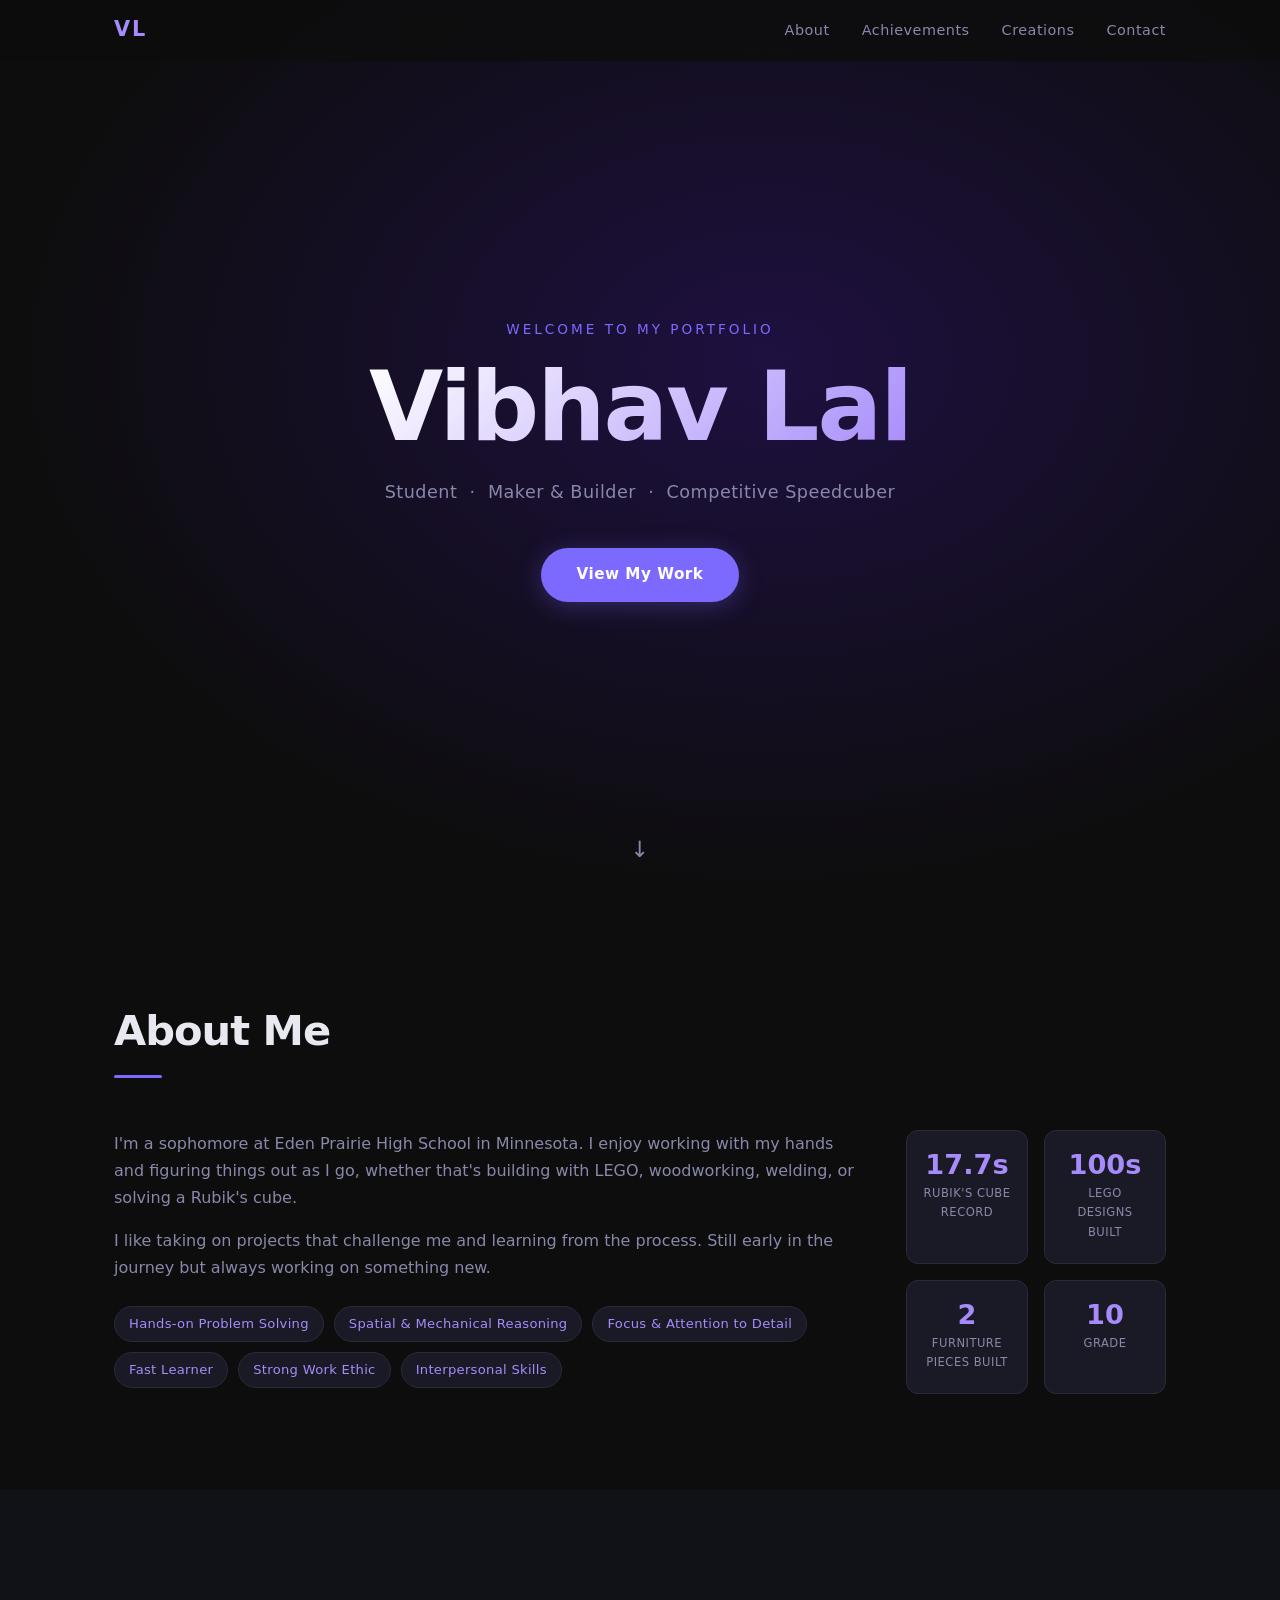
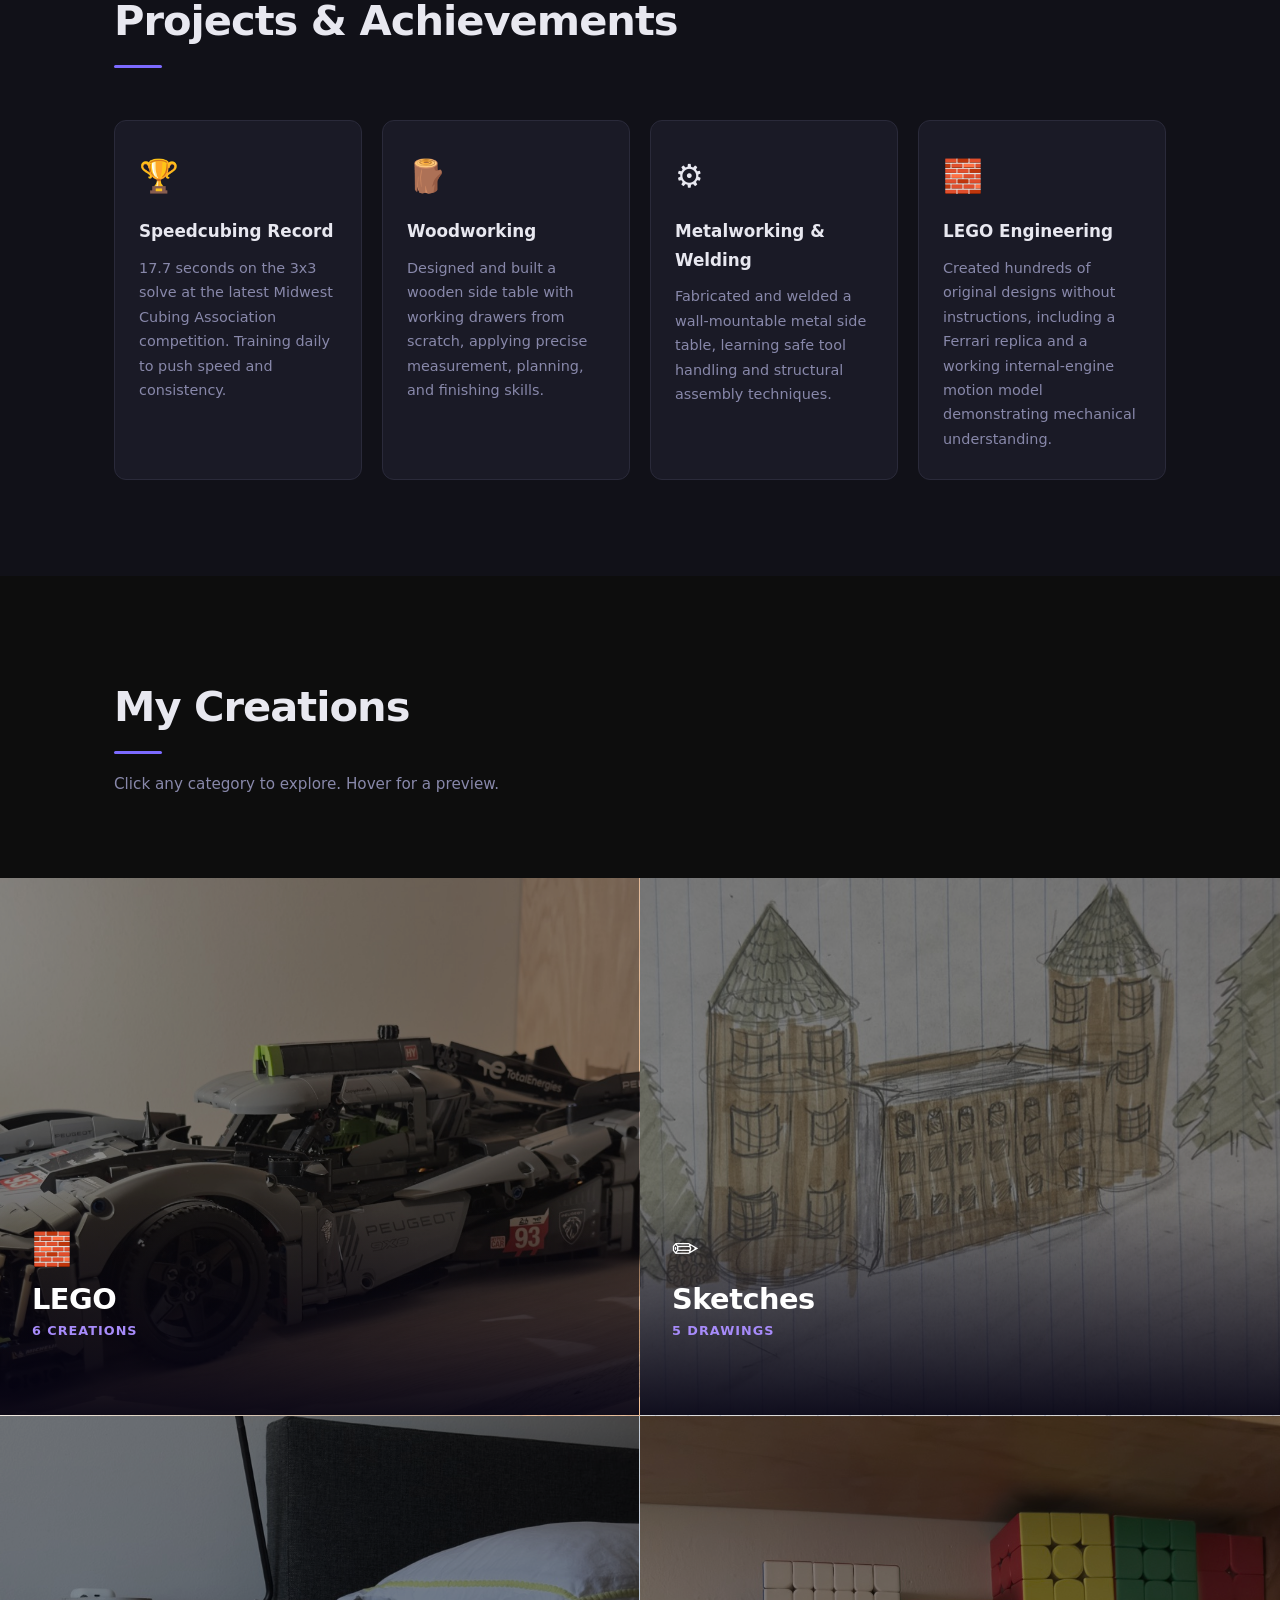
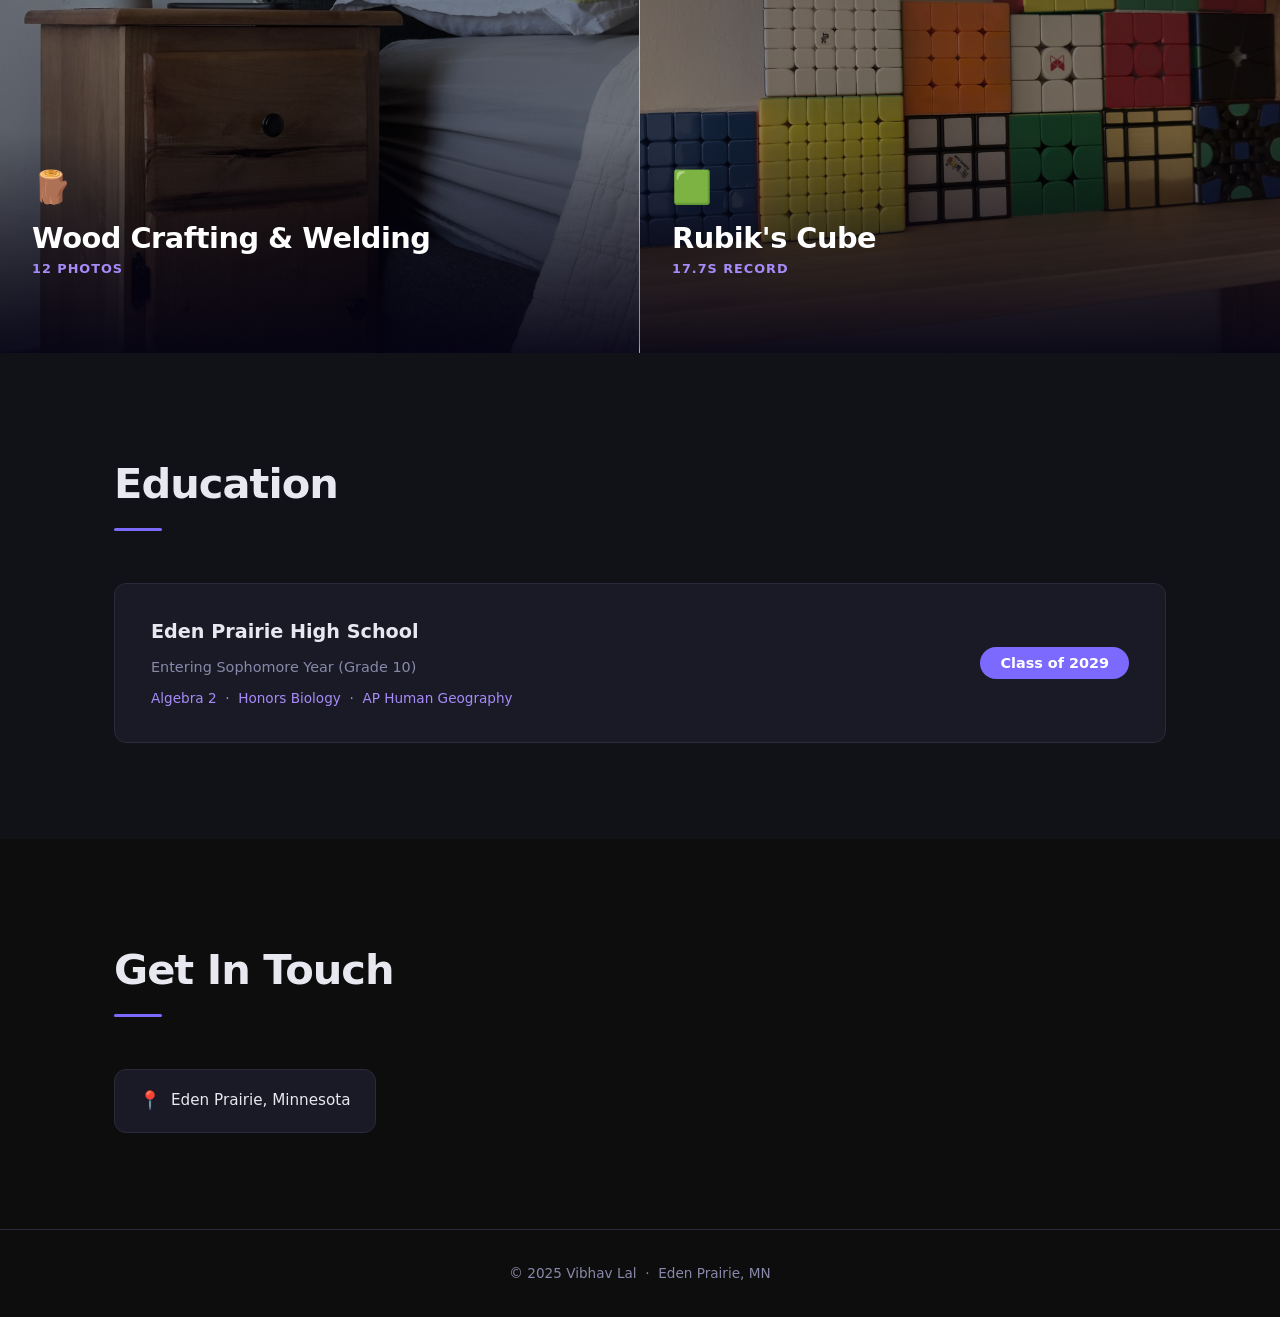
<file: index.html>
<!DOCTYPE html>
<html lang="en">
<head>
  <meta charset="UTF-8" />
  <meta name="viewport" content="width=device-width, initial-scale=1.0" />
  <title>Vibhav Lal — Portfolio</title>
  <link rel="stylesheet" href="css/style.css" />
</head>
<body>

  <!-- NAV -->
  <nav id="navbar">
    <div class="nav-inner">
      <span class="nav-logo">VL</span>
      <ul class="nav-links">
        <li><a href="#about">About</a></li>
        <li><a href="#achievements">Achievements</a></li>
        <li><a href="#creations">Creations</a></li>
        <li><a href="#contact">Contact</a></li>
      </ul>
    </div>
  </nav>

  <!-- HERO -->
  <section id="hero">
    <div class="hero-content">
      <p class="hero-eyebrow">Welcome to my portfolio</p>
      <h1>Vibhav Lal</h1>
      <p class="hero-tagline">Student &nbsp;·&nbsp; Maker &amp; Builder &nbsp;·&nbsp; Competitive Speedcuber</p>
      <a href="#creations" class="btn-primary">View My Work</a>
    </div>
    <div class="hero-scroll-hint">↓</div>
  </section>

  <!-- ABOUT -->
  <section id="about">
    <div class="container">
      <h2 class="section-title">About Me</h2>
      <div class="about-grid">
        <div class="about-text">
          <p>
            I'm a sophomore at Eden Prairie High School in Minnesota. I enjoy working with
            my hands and figuring things out as I go, whether that's building with LEGO,
            woodworking, welding, or solving a Rubik's cube.
          </p>
          <p>
            I like taking on projects that challenge me and learning from the process.
            Still early in the journey but always working on something new.
          </p>
          <div class="skill-tags">
            <span>Hands-on Problem Solving</span>
            <span>Spatial &amp; Mechanical Reasoning</span>
            <span>Focus &amp; Attention to Detail</span>
            <span>Fast Learner</span>
            <span>Strong Work Ethic</span>
            <span>Interpersonal Skills</span>
          </div>
        </div>
        <div class="about-stats">
          <div class="stat-card">
            <span class="stat-num">17.7s</span>
            <span class="stat-label">Rubik's Cube Record</span>
          </div>
          <div class="stat-card">
            <span class="stat-num">100s</span>
            <span class="stat-label">LEGO Designs Built</span>
          </div>
          <div class="stat-card">
            <span class="stat-num">2</span>
            <span class="stat-label">Furniture Pieces Built</span>
          </div>
          <div class="stat-card">
            <span class="stat-num">10</span>
            <span class="stat-label">Grade</span>
          </div>
        </div>
      </div>
    </div>
  </section>

  <!-- ACHIEVEMENTS -->
  <section id="achievements">
    <div class="container">
      <h2 class="section-title">Projects &amp; Achievements</h2>
      <div class="achievements-grid">
        <div class="achievement-card">
          <div class="ach-icon">🏆</div>
          <h3>Speedcubing Record</h3>
          <p>17.7 seconds on the 3x3 solve at the latest Midwest Cubing Association competition. Training daily to push speed and consistency.</p>
        </div>
        <div class="achievement-card">
          <div class="ach-icon">🪵</div>
          <h3>Woodworking</h3>
          <p>Designed and built a wooden side table with working drawers from scratch, applying precise measurement, planning, and finishing skills.</p>
        </div>
        <div class="achievement-card">
          <div class="ach-icon">⚙️</div>
          <h3>Metalworking &amp; Welding</h3>
          <p>Fabricated and welded a wall-mountable metal side table, learning safe tool handling and structural assembly techniques.</p>
        </div>
        <div class="achievement-card">
          <div class="ach-icon">🧱</div>
          <h3>LEGO Engineering</h3>
          <p>Created hundreds of original designs without instructions, including a Ferrari replica and a working internal-engine motion model demonstrating mechanical understanding.</p>
        </div>
      </div>
    </div>
  </section>

  <!-- CREATIONS TILES -->
  <section id="creations">
    <div class="container">
      <h2 class="section-title">My Creations</h2>
      <p class="section-sub">Click any category to explore. Hover for a preview.</p>
    </div>

    <div class="tiles-grid">

      <a href="lego.html" class="tile" style="background-image: url('images/lego/IMG_8742.jpg')">
        <div class="tile-bg"></div>
        <div class="tile-content">
          <span class="tile-icon">🧱</span>
          <h3 class="tile-title">LEGO</h3>
          <p class="tile-count">6 creations</p>
          <p class="tile-desc">Hundreds of original designs built from imagination. Complex builds that show creativity and mechanical understanding.</p>
          <span class="tile-cta">Explore →</span>
        </div>
      </a>

      <a href="sketches.html" class="tile" style="background-image: url('images/sketches/IMG_8406.jpg')">
        <div class="tile-bg"></div>
        <div class="tile-content">
          <span class="tile-icon">✏️</span>
          <h3 class="tile-title">Sketches</h3>
          <p class="tile-count">5 drawings</p>
          <p class="tile-desc">Freehand artwork exploring form, shading, and creative expression through pencil and illustration.</p>
          <span class="tile-cta">Explore →</span>
        </div>
      </a>

      <a href="woodwork.html" class="tile" style="background-image: url('images/woodwork/IMG_8725.jpg')">
        <div class="tile-bg"></div>
        <div class="tile-content">
          <span class="tile-icon">🪵</span>
          <h3 class="tile-title">Wood Crafting &amp; Welding</h3>
          <p class="tile-count">12 photos</p>
          <p class="tile-desc">Built a wooden side table with drawers from scratch and fabricated a wall-mount metal table using welding techniques.</p>
          <span class="tile-cta">Explore →</span>
        </div>
      </a>

      <a href="rubiks.html" class="tile" style="background-image: url('images/rubiks/IMG_8754.jpg')">
        <div class="tile-bg"></div>
        <div class="tile-content">
          <span class="tile-icon">🟩</span>
          <h3 class="tile-title">Rubik's Cube</h3>
          <p class="tile-count">17.7s record</p>
          <p class="tile-desc">17.7 seconds on the 3x3 solve at the latest Midwest Cubing Association competition. Training daily to push speed and consistency.</p>
          <span class="tile-cta">Explore →</span>
        </div>
      </a>

    </div>
  </section>

  <!-- EDUCATION -->
  <section id="education">
    <div class="container">
      <h2 class="section-title">Education</h2>
      <div class="edu-card">
        <div class="edu-left">
          <h3>Eden Prairie High School</h3>
          <p class="edu-sub">Entering Sophomore Year (Grade 10)</p>
          <p class="edu-courses">Algebra 2 &nbsp;·&nbsp; Honors Biology &nbsp;·&nbsp; AP Human Geography</p>
        </div>
        <div class="edu-right">
          <span class="edu-year">Class of 2029</span>
        </div>
      </div>
    </div>
  </section>

  <!-- CONTACT -->
  <section id="contact">
    <div class="container">
      <h2 class="section-title">Get In Touch</h2>
      <div class="contact-info">
        <span class="contact-link">
          <span class="contact-icon">📍</span>
          Eden Prairie, Minnesota
        </span>
      </div>
    </div>
  </section>

  <footer>
    <p>© 2025 Vibhav Lal &nbsp;·&nbsp; Eden Prairie, MN</p>
  </footer>

  <script src="js/main.js"></script>
</body>
</html>
</file>
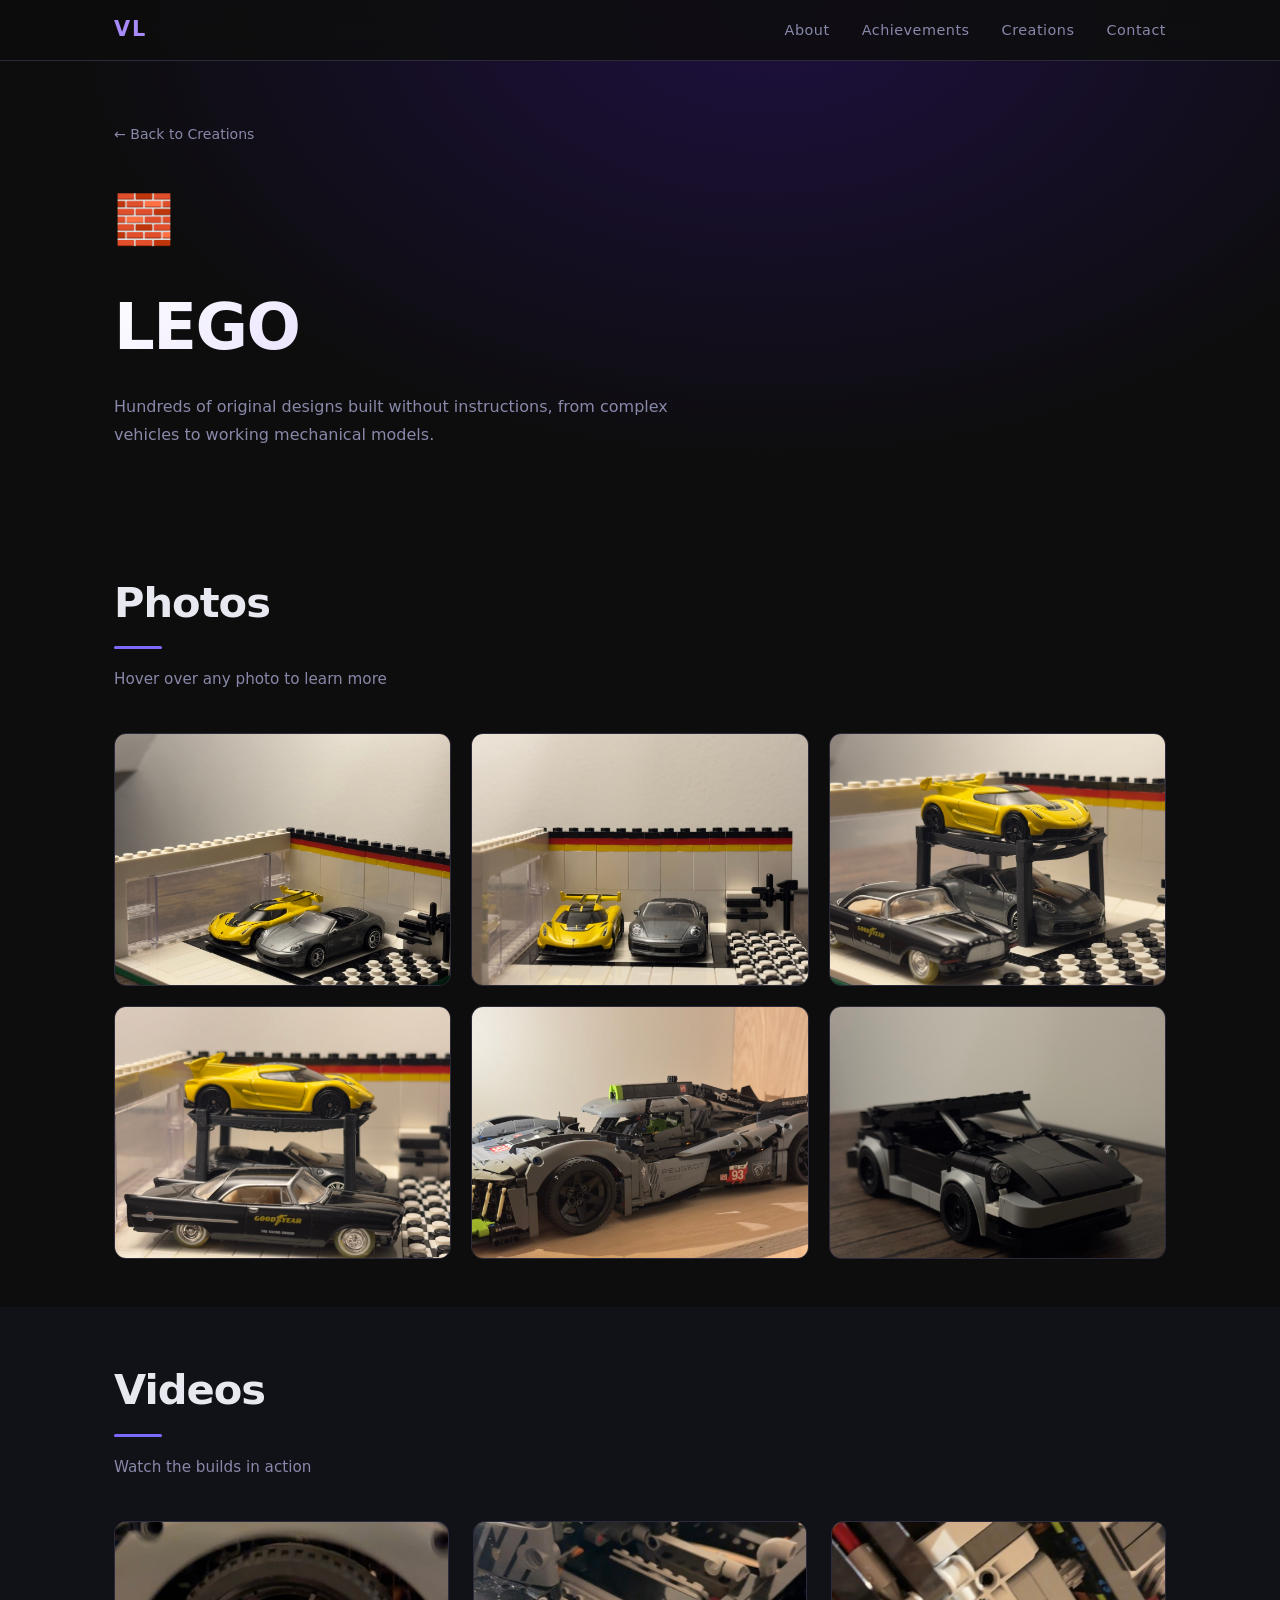
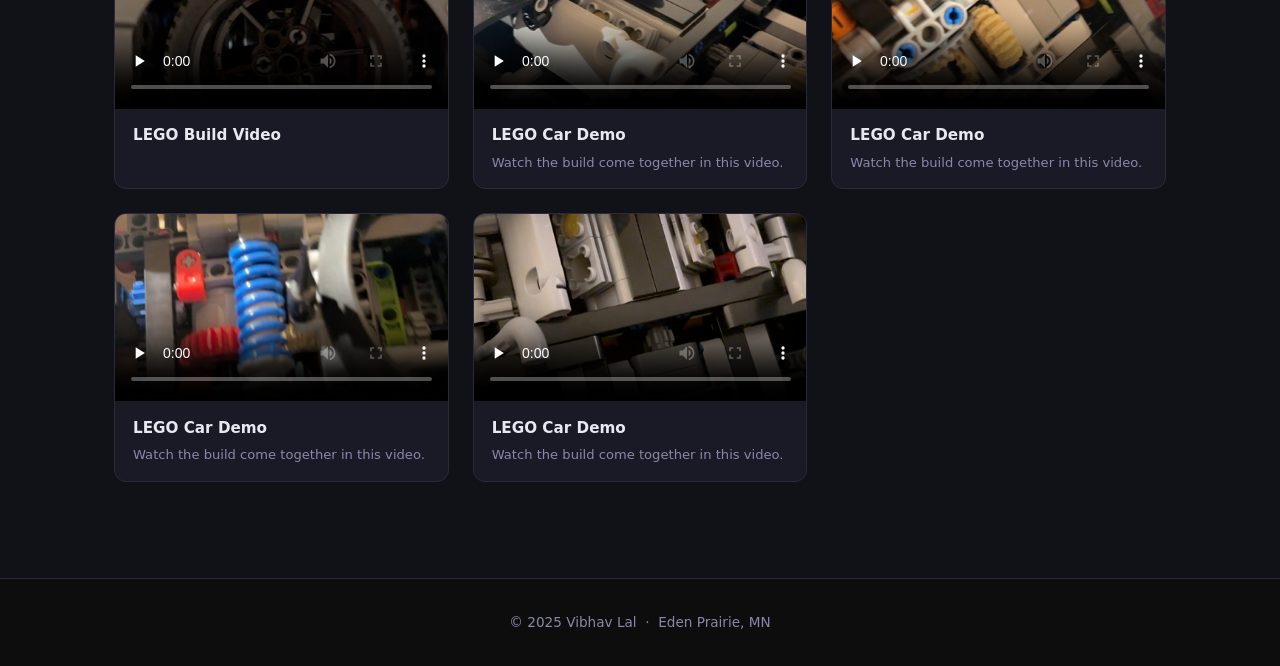
<file: lego.html>
<!DOCTYPE html>
<html lang="en">
<head>
  <meta charset="UTF-8" />
  <meta name="viewport" content="width=device-width, initial-scale=1.0" />
  <title>LEGO — Vibhav Lal</title>
  <link rel="stylesheet" href="css/style.css" />
</head>
<body>

  <nav id="navbar">
    <div class="nav-inner">
      <a href="index.html" class="nav-logo">VL</a>
      <ul class="nav-links">
        <li><a href="index.html#about">About</a></li>
        <li><a href="index.html#achievements">Achievements</a></li>
        <li><a href="index.html#creations">Creations</a></li>
        <li><a href="index.html#contact">Contact</a></li>
      </ul>
    </div>
  </nav>

  <div class="gallery-page-hero">
    <div class="container">
      <a href="index.html#creations" class="back-link">← Back to Creations</a>
      <span class="hero-icon">🧱</span>
      <h1>LEGO</h1>
      <p>Hundreds of original designs built without instructions, from complex vehicles to working mechanical models.</p>
    </div>
  </div>

  <!-- PHOTOS -->
  <section style="padding: 60px 0 48px;">
    <div class="container">
      <h2 class="section-title">Photos</h2>
      <p class="section-sub">Hover over any photo to learn more</p>
      <div class="gallery-grid" id="gallery-grid"></div>
    </div>
  </section>

  <!-- VIDEOS -->
  <section style="padding: 48px 0 96px; background: var(--bg2);">
    <div class="container">
      <h2 class="section-title">Videos</h2>
      <p class="section-sub">Watch the builds in action</p>
      <div class="video-grid" id="video-grid"></div>
    </div>
  </section>

  <footer>
    <p>© 2025 Vibhav Lal &nbsp;·&nbsp; Eden Prairie, MN</p>
  </footer>

  <script>
    const IMAGES = ["IMG_8737","IMG_8738","IMG_8739","IMG_8741","IMG_8742","IMG_8755"];
    const VIDEOS = ["IMG_8743","IMG_8744","IMG_8745","IMG_8748","IMG_8752"];
    const CATEGORY = "lego";

    async function init() {
      let captions = {};
      try { captions = (await (await fetch("captions.json")).json())[CATEGORY] || {}; } catch(e) {}

      // Photos
      const grid = document.getElementById("gallery-grid");
      IMAGES.forEach(f => {
        const cap = captions[f] || {};
        const el = document.createElement("div");
        el.className = "gallery-item";
        el.innerHTML = `
          <img src="images/${CATEGORY}/${f}.jpg" alt="${cap.title || f}" loading="lazy" />
          <div class="gallery-overlay">
            <h4>${cap.title || f}</h4>
            ${cap.description ? `<p>${cap.description}</p>` : ""}
          </div>`;
        grid.appendChild(el);
      });

      // Videos
      const vgrid = document.getElementById("video-grid");
      VIDEOS.forEach(f => {
        const cap = captions[f] || {};
        const el = document.createElement("div");
        el.className = "video-item";
        el.innerHTML = `
          <video controls playsinline preload="none" poster="videos/${CATEGORY}/thumbs/${f}.jpg">
            <source src="videos/${CATEGORY}/${f}.MOV" type="video/quicktime" />
            <source src="videos/${CATEGORY}/${f}.MOV" type="video/mp4" />
            Your browser does not support video playback.
          </video>
          <div class="video-caption">
            <h4>${cap.title || "LEGO Build Video"}</h4>
            ${cap.description ? `<p>${cap.description}</p>` : ""}
          </div>`;
        vgrid.appendChild(el);
      });
    }

    document.addEventListener("DOMContentLoaded", init);
  </script>
</body>
</html>
</file>
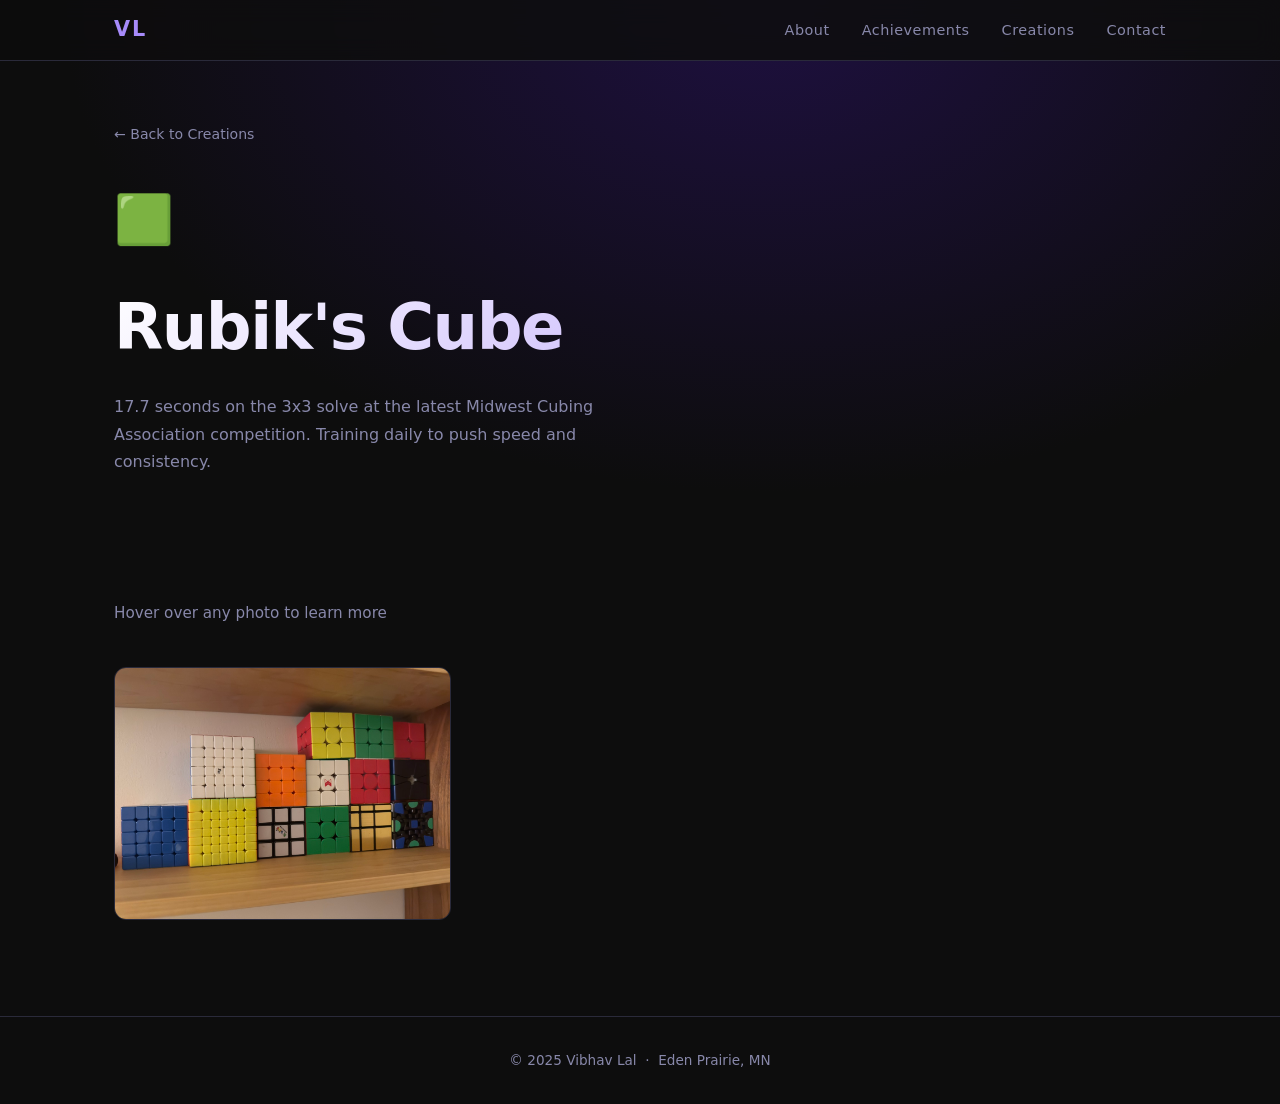
<file: rubiks.html>
<!DOCTYPE html>
<html lang="en">
<head>
  <meta charset="UTF-8" />
  <meta name="viewport" content="width=device-width, initial-scale=1.0" />
  <title>Rubik's Cube — Vibhav Lal</title>
  <link rel="stylesheet" href="css/style.css" />
</head>
<body>

  <nav id="navbar">
    <div class="nav-inner">
      <a href="index.html" class="nav-logo">VL</a>
      <ul class="nav-links">
        <li><a href="index.html#about">About</a></li>
        <li><a href="index.html#achievements">Achievements</a></li>
        <li><a href="index.html#creations">Creations</a></li>
        <li><a href="index.html#contact">Contact</a></li>
      </ul>
    </div>
  </nav>

  <div class="gallery-page-hero">
    <div class="container">
      <a href="index.html#creations" class="back-link">← Back to Creations</a>
      <span class="hero-icon">🟩</span>
      <h1>Rubik's Cube</h1>
      <p>17.7 seconds on the 3x3 solve at the latest Midwest Cubing Association competition. Training daily to push speed and consistency.</p>
    </div>
  </div>

  <section style="padding: 60px 0 96px;">
    <div class="container">
      <p class="section-sub">Hover over any photo to learn more</p>
      <div class="gallery-grid" id="gallery-grid"></div>
    </div>
  </section>

  <footer>
    <p>© 2025 Vibhav Lal &nbsp;·&nbsp; Eden Prairie, MN</p>
  </footer>

  <script>
    const IMAGES = ["IMG_8754"];
    const CATEGORY = "rubiks";
    async function init() {
      let captions = {};
      try { captions = (await (await fetch("captions.json")).json())[CATEGORY] || {}; } catch(e) {}
      const grid = document.getElementById("gallery-grid");
      IMAGES.forEach(f => {
        const cap = captions[f] || {};
        const el = document.createElement("div");
        el.className = "gallery-item";
        el.innerHTML = `
          <img src="images/${CATEGORY}/${f}.jpg" alt="${cap.title || f}" loading="lazy" />
          <div class="gallery-overlay">
            <h4>${cap.title || f}</h4>
            ${cap.description ? `<p>${cap.description}</p>` : ""}
          </div>`;
        grid.appendChild(el);
      });
    }
    document.addEventListener("DOMContentLoaded", init);
  </script>
</body>
</html>
</file>
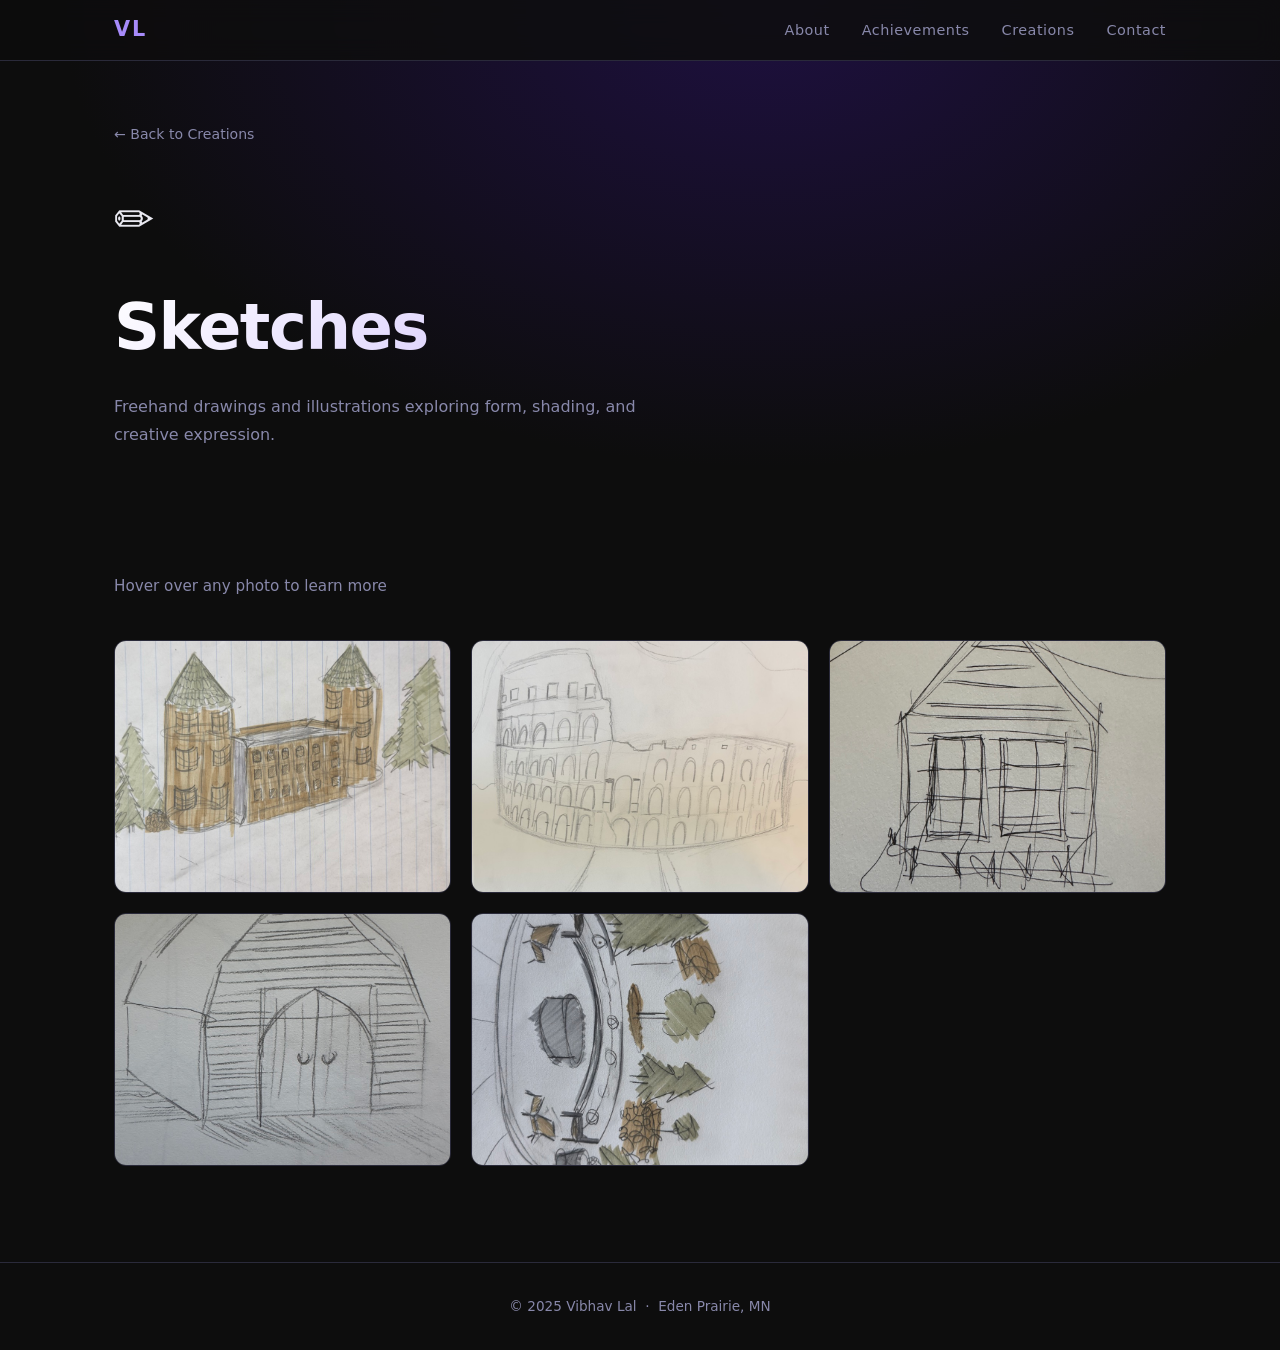
<file: sketches.html>
<!DOCTYPE html>
<html lang="en">
<head>
  <meta charset="UTF-8" />
  <meta name="viewport" content="width=device-width, initial-scale=1.0" />
  <title>Sketches — Vibhav Lal</title>
  <link rel="stylesheet" href="css/style.css" />
</head>
<body>

  <nav id="navbar">
    <div class="nav-inner">
      <a href="index.html" class="nav-logo">VL</a>
      <ul class="nav-links">
        <li><a href="index.html#about">About</a></li>
        <li><a href="index.html#achievements">Achievements</a></li>
        <li><a href="index.html#creations">Creations</a></li>
        <li><a href="index.html#contact">Contact</a></li>
      </ul>
    </div>
  </nav>

  <div class="gallery-page-hero">
    <div class="container">
      <a href="index.html#creations" class="back-link">← Back to Creations</a>
      <span class="hero-icon">✏️</span>
      <h1>Sketches</h1>
      <p>Freehand drawings and illustrations exploring form, shading, and creative expression.</p>
    </div>
  </div>

  <section style="padding: 60px 0 96px;">
    <div class="container">
      <p class="section-sub">Hover over any photo to learn more</p>
      <div class="gallery-grid" id="gallery-grid"></div>
    </div>
  </section>

  <footer>
    <p>© 2025 Vibhav Lal &nbsp;·&nbsp; Eden Prairie, MN</p>
  </footer>

  <script>
    const IMAGES = ["IMG_8406","IMG_8776","IMG_8778","IMG_8781","IMG_8783"];
    const CATEGORY = "sketches";
    async function init() {
      let captions = {};
      try { captions = (await (await fetch("captions.json")).json())[CATEGORY] || {}; } catch(e) {}
      const grid = document.getElementById("gallery-grid");
      IMAGES.forEach(f => {
        const cap = captions[f] || {};
        const el = document.createElement("div");
        el.className = "gallery-item";
        el.innerHTML = `
          <img src="images/${CATEGORY}/${f}.jpg" alt="${cap.title || f}" loading="lazy" />
          <div class="gallery-overlay">
            <h4>${cap.title || f}</h4>
            ${cap.description ? `<p>${cap.description}</p>` : ""}
          </div>`;
        grid.appendChild(el);
      });
    }
    document.addEventListener("DOMContentLoaded", init);
  </script>
</body>
</html>
</file>
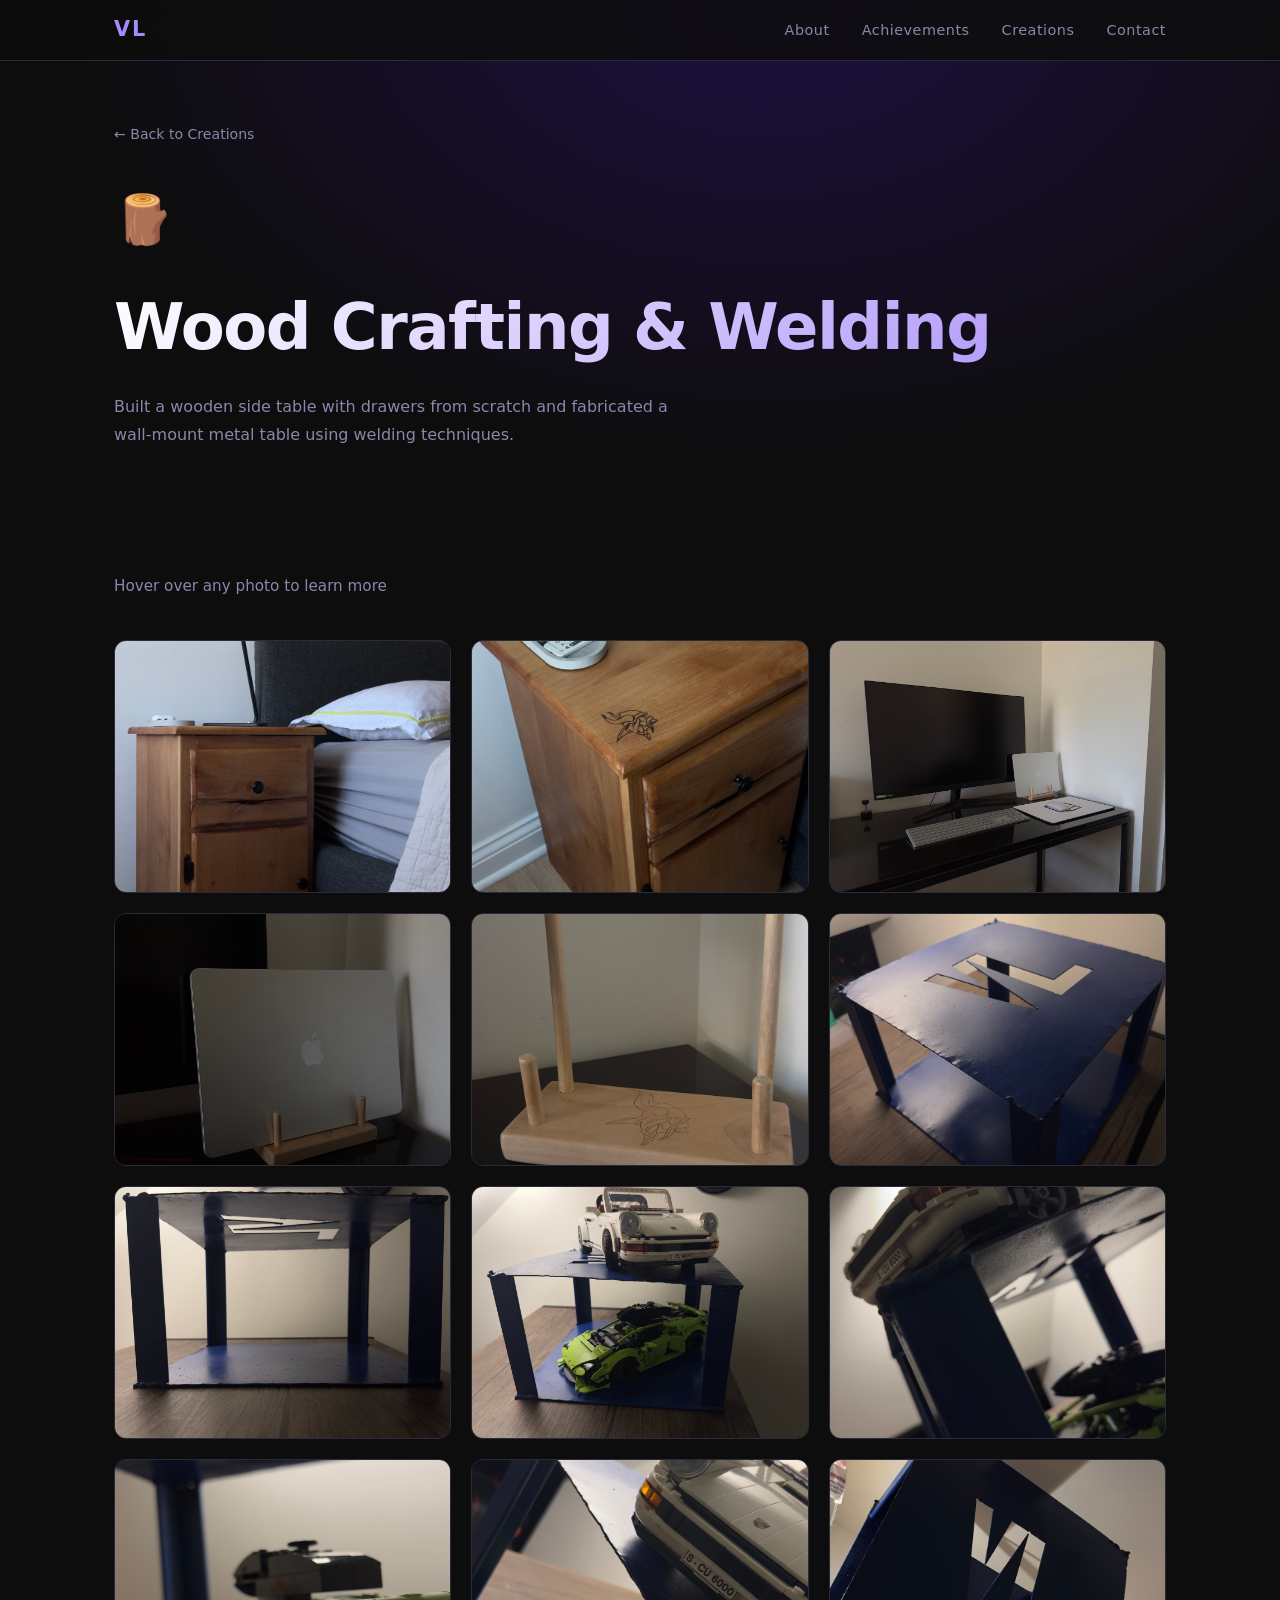
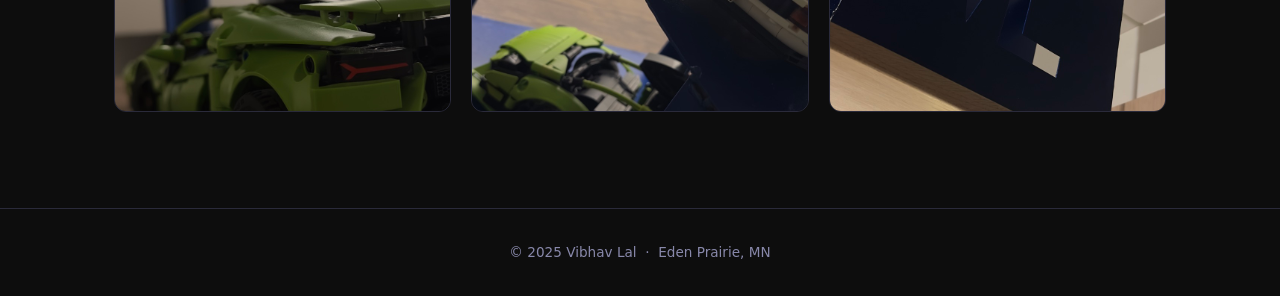
<file: woodwork.html>
<!DOCTYPE html>
<html lang="en">
<head>
  <meta charset="UTF-8" />
  <meta name="viewport" content="width=device-width, initial-scale=1.0" />
  <title>Wood Crafting &amp; Welding — Vibhav Lal</title>
  <link rel="stylesheet" href="css/style.css" />
</head>
<body>

  <nav id="navbar">
    <div class="nav-inner">
      <a href="index.html" class="nav-logo">VL</a>
      <ul class="nav-links">
        <li><a href="index.html#about">About</a></li>
        <li><a href="index.html#achievements">Achievements</a></li>
        <li><a href="index.html#creations">Creations</a></li>
        <li><a href="index.html#contact">Contact</a></li>
      </ul>
    </div>
  </nav>

  <div class="gallery-page-hero">
    <div class="container">
      <a href="index.html#creations" class="back-link">← Back to Creations</a>
      <span class="hero-icon">🪵</span>
      <h1>Wood Crafting &amp; Welding</h1>
      <p>Built a wooden side table with drawers from scratch and fabricated a wall-mount metal table using welding techniques.</p>
    </div>
  </div>

  <section style="padding: 60px 0 96px;">
    <div class="container">
      <p class="section-sub">Hover over any photo to learn more</p>
      <div class="gallery-grid" id="gallery-grid"></div>
    </div>
  </section>

  <footer>
    <p>© 2025 Vibhav Lal &nbsp;·&nbsp; Eden Prairie, MN</p>
  </footer>

  <script>
    const IMAGES = ["IMG_8725","IMG_8726","IMG_8730","IMG_8734","IMG_8735","IMG_8767","IMG_8768","IMG_8770","IMG_8771","IMG_8772","IMG_8773","IMG_8775"];
    const CATEGORY = "woodwork";
    async function init() {
      let captions = {};
      try { captions = (await (await fetch("captions.json")).json())[CATEGORY] || {}; } catch(e) {}
      const grid = document.getElementById("gallery-grid");
      IMAGES.forEach(f => {
        const cap = captions[f] || {};
        const el = document.createElement("div");
        el.className = "gallery-item";
        el.innerHTML = `
          <img src="images/${CATEGORY}/${f}.jpg" alt="${cap.title || f}" loading="lazy" />
          <div class="gallery-overlay">
            <h4>${cap.title || f}</h4>
            ${cap.description ? `<p>${cap.description}</p>` : ""}
          </div>`;
        grid.appendChild(el);
      });
    }
    document.addEventListener("DOMContentLoaded", init);
  </script>
</body>
</html>
</file>
<file: css/style.css>
/* ===== RESET & BASE ===== */
*, *::before, *::after { box-sizing: border-box; margin: 0; padding: 0; }

:root {
  --bg:        #0d0d0d;
  --bg2:       #111118;
  --bg3:       #16161e;
  --card:      #1a1a26;
  --accent:    #7c6aff;
  --accent2:   #a78bfa;
  --text:      #e8e8f0;
  --muted:     #8888aa;
  --border:    #2a2a3a;
  --radius:    12px;
  --transition: 0.3s ease;
}

html { scroll-behavior: smooth; }

body {
  background: var(--bg);
  color: var(--text);
  font-family: 'Segoe UI', system-ui, -apple-system, sans-serif;
  font-size: 16px;
  line-height: 1.7;
  overflow-x: hidden;
}

a { color: inherit; text-decoration: none; }

.container {
  max-width: 1100px;
  margin: 0 auto;
  padding: 0 24px;
}

/* ===== NAVBAR ===== */
#navbar {
  position: fixed;
  top: 0; left: 0; right: 0;
  z-index: 100;
  background: rgba(13,13,13,0.85);
  backdrop-filter: blur(12px);
  border-bottom: 1px solid var(--border);
}

.nav-inner {
  max-width: 1100px;
  margin: 0 auto;
  padding: 0 24px;
  height: 60px;
  display: flex;
  align-items: center;
  justify-content: space-between;
}

.nav-logo {
  font-size: 1.3rem;
  font-weight: 800;
  letter-spacing: 2px;
  color: var(--accent2);
}

.nav-links {
  display: flex;
  gap: 32px;
  list-style: none;
}

.nav-links a {
  font-size: 0.9rem;
  font-weight: 500;
  color: var(--muted);
  letter-spacing: 0.5px;
  transition: color var(--transition);
}

.nav-links a:hover { color: var(--accent2); }

/* ===== HERO ===== */
#hero {
  min-height: 100vh;
  display: flex;
  flex-direction: column;
  align-items: center;
  justify-content: center;
  text-align: center;
  padding: 80px 24px 60px;
  background: radial-gradient(ellipse at 60% 40%, #1e1040 0%, #0d0d0d 70%);
  position: relative;
}

.hero-eyebrow {
  font-size: 0.85rem;
  letter-spacing: 3px;
  text-transform: uppercase;
  color: var(--accent);
  margin-bottom: 16px;
}

#hero h1 {
  font-size: clamp(3rem, 8vw, 6rem);
  font-weight: 900;
  letter-spacing: -2px;
  line-height: 1.05;
  background: linear-gradient(135deg, #fff 0%, var(--accent2) 100%);
  -webkit-background-clip: text;
  -webkit-text-fill-color: transparent;
  background-clip: text;
  margin-bottom: 20px;
}

.hero-tagline {
  font-size: 1.1rem;
  color: var(--muted);
  margin-bottom: 40px;
  letter-spacing: 0.5px;
}

.btn-primary {
  display: inline-block;
  background: var(--accent);
  color: #fff;
  padding: 14px 36px;
  border-radius: 50px;
  font-weight: 600;
  font-size: 0.95rem;
  letter-spacing: 0.5px;
  transition: background var(--transition), transform var(--transition), box-shadow var(--transition);
  box-shadow: 0 4px 24px rgba(124,106,255,0.3);
}

.btn-primary:hover {
  background: var(--accent2);
  transform: translateY(-2px);
  box-shadow: 0 8px 32px rgba(167,139,250,0.4);
}

.hero-scroll-hint {
  position: absolute;
  bottom: 32px;
  font-size: 1.4rem;
  color: var(--muted);
  animation: bounce 2s infinite;
}

@keyframes bounce {
  0%, 100% { transform: translateY(0); }
  50% { transform: translateY(8px); }
}

/* ===== SECTIONS ===== */
section { padding: 96px 0; }

section:nth-child(even) { background: var(--bg2); }

.section-title {
  font-size: clamp(1.8rem, 4vw, 2.6rem);
  font-weight: 800;
  letter-spacing: -1px;
  margin-bottom: 12px;
  position: relative;
  display: inline-block;
}

.section-title::after {
  content: '';
  display: block;
  height: 3px;
  width: 48px;
  background: var(--accent);
  border-radius: 2px;
  margin-top: 8px;
}

.section-sub {
  color: var(--muted);
  font-size: 0.95rem;
  margin-bottom: 40px;
  margin-top: 6px;
}

/* ===== ABOUT ===== */
.about-grid {
  display: grid;
  grid-template-columns: 1fr 260px;
  gap: 48px;
  align-items: start;
  margin-top: 40px;
}

.about-text p { color: var(--muted); margin-bottom: 16px; }

.skill-tags {
  display: flex;
  flex-wrap: wrap;
  gap: 10px;
  margin-top: 24px;
}

.skill-tags span {
  background: var(--card);
  border: 1px solid var(--border);
  color: var(--accent2);
  padding: 6px 14px;
  border-radius: 50px;
  font-size: 0.82rem;
  font-weight: 500;
  letter-spacing: 0.3px;
}

.about-stats {
  display: grid;
  grid-template-columns: 1fr 1fr;
  gap: 16px;
}

.stat-card {
  background: var(--card);
  border: 1px solid var(--border);
  border-radius: var(--radius);
  padding: 20px 16px;
  text-align: center;
  display: flex;
  flex-direction: column;
  gap: 6px;
}

.stat-num {
  font-size: 1.7rem;
  font-weight: 900;
  color: var(--accent2);
  line-height: 1;
}

.stat-label {
  font-size: 0.72rem;
  color: var(--muted);
  text-transform: uppercase;
  letter-spacing: 0.5px;
}

/* ===== ACHIEVEMENTS ===== */
.achievements-grid {
  display: grid;
  grid-template-columns: repeat(auto-fit, minmax(240px, 1fr));
  gap: 20px;
  margin-top: 40px;
}

.achievement-card {
  background: var(--card);
  border: 1px solid var(--border);
  border-radius: var(--radius);
  padding: 28px 24px;
  transition: border-color var(--transition), transform var(--transition);
}

.achievement-card:hover {
  border-color: var(--accent);
  transform: translateY(-4px);
}

.ach-icon { font-size: 2rem; margin-bottom: 14px; }

.achievement-card h3 {
  font-size: 1.05rem;
  font-weight: 700;
  margin-bottom: 10px;
}

.achievement-card p { color: var(--muted); font-size: 0.9rem; }

/* ===== CREATION TILES ===== */
#creations { padding-bottom: 0; }
#creations .container { padding-bottom: 40px; }

.tiles-grid {
  display: grid;
  grid-template-columns: repeat(2, 1fr);
  grid-template-rows: repeat(2, 42vw);
  max-height: 84vw;
}

.tile {
  position: relative;
  overflow: hidden;
  display: flex;
  align-items: flex-end;
  text-decoration: none;
  color: #fff;
  cursor: pointer;
  background-size: cover;
  background-position: center;
}

.tile::before {
  content: '';
  position: absolute;
  inset: 0;
  background: inherit;
  background-size: cover;
  background-position: center;
  transition: transform 0.55s cubic-bezier(0.25,0.46,0.45,0.94);
  filter: brightness(0.55) saturate(0.8);
  z-index: 0;
}

.tile:hover::before {
  transform: scale(1.07);
  filter: brightness(0.35) saturate(0.6);
}

.tile-bg { display: none; }

.tile-content {
  position: relative;
  z-index: 2;
  padding: 28px 32px;
  width: 100%;
  background: linear-gradient(to top, rgba(5,3,20,0.9) 0%, transparent 100%);
  transition: background 0.3s ease;
}

.tile-icon {
  display: block;
  font-size: 2rem;
  margin-bottom: 8px;
  transition: transform 0.3s ease;
}

.tile:hover .tile-icon { transform: scale(1.15); }

.tile-title {
  font-size: clamp(1.2rem, 2.5vw, 1.8rem);
  font-weight: 800;
  letter-spacing: -0.5px;
  line-height: 1.1;
  margin-bottom: 4px;
}

.tile-count {
  font-size: 0.8rem;
  color: var(--accent2);
  font-weight: 600;
  letter-spacing: 1px;
  text-transform: uppercase;
  margin-bottom: 0;
  transition: opacity 0.3s ease;
}

.tile-desc {
  font-size: 0.88rem;
  color: rgba(255,255,255,0.8);
  line-height: 1.55;
  margin-top: 10px;
  max-height: 0;
  overflow: hidden;
  opacity: 0;
  transition: max-height 0.4s ease, opacity 0.35s ease, margin 0.3s ease;
}

.tile:hover .tile-desc {
  max-height: 80px;
  opacity: 1;
  margin-top: 10px;
}

.tile-cta {
  display: inline-block;
  margin-top: 12px;
  font-size: 0.82rem;
  font-weight: 700;
  color: var(--accent2);
  letter-spacing: 1px;
  text-transform: uppercase;
  opacity: 0;
  transform: translateY(6px);
  transition: opacity 0.3s ease 0.1s, transform 0.3s ease 0.1s;
}

.tile:hover .tile-cta {
  opacity: 1;
  transform: translateY(0);
}

/* divider lines between tiles */
.tile:nth-child(1) { border-right: 1px solid rgba(255,255,255,0.08); border-bottom: 1px solid rgba(255,255,255,0.08); }
.tile:nth-child(2) { border-bottom: 1px solid rgba(255,255,255,0.08); }
.tile:nth-child(3) { border-right: 1px solid rgba(255,255,255,0.08); }

/* ===== GALLERY PAGES ===== */
.gallery-grid {
  display: grid;
  grid-template-columns: repeat(auto-fill, minmax(280px, 1fr));
  gap: 20px;
  margin-top: 40px;
}

.gallery-item {
  position: relative;
  border-radius: var(--radius);
  overflow: hidden;
  aspect-ratio: 4/3;
  cursor: pointer;
  border: 1px solid var(--border);
  background: var(--card);
}

.gallery-item img {
  width: 100%;
  height: 100%;
  object-fit: cover;
  display: block;
  transition: transform 0.45s cubic-bezier(0.25,0.46,0.45,0.94);
}

.gallery-item:hover img { transform: scale(1.08); }

.gallery-overlay {
  position: absolute;
  inset: 0;
  background: linear-gradient(to top, rgba(5,3,20,0.95) 0%, rgba(5,3,20,0.4) 55%, transparent 100%);
  opacity: 0;
  transition: opacity 0.3s ease;
  display: flex;
  flex-direction: column;
  justify-content: flex-end;
  padding: 22px;
}

.gallery-item:hover .gallery-overlay { opacity: 1; }

.gallery-overlay h4 {
  font-size: 1rem;
  font-weight: 700;
  color: #fff;
  margin-bottom: 6px;
  line-height: 1.3;
  transform: translateY(6px);
  transition: transform 0.3s ease;
}

.gallery-item:hover .gallery-overlay h4 { transform: translateY(0); }

.gallery-overlay p {
  font-size: 0.82rem;
  color: rgba(255,255,255,0.78);
  line-height: 1.55;
  transform: translateY(6px);
  transition: transform 0.3s ease 0.05s;
}

.gallery-item:hover .gallery-overlay p { transform: translateY(0); }

/* ===== VIDEO GRID ===== */
.video-grid {
  display: grid;
  grid-template-columns: repeat(auto-fill, minmax(300px, 1fr));
  gap: 24px;
  margin-top: 40px;
}

.video-item {
  background: var(--card);
  border: 1px solid var(--border);
  border-radius: var(--radius);
  overflow: hidden;
  transition: border-color var(--transition), transform var(--transition);
}

.video-item:hover {
  border-color: var(--accent);
  transform: translateY(-3px);
}

.video-item video {
  width: 100%;
  display: block;
  aspect-ratio: 16/9;
  background: #000;
  object-fit: cover;
}

.video-caption {
  padding: 14px 18px 16px;
}

.video-caption h4 {
  font-size: 0.95rem;
  font-weight: 700;
  color: var(--text);
  margin-bottom: 4px;
}

.video-caption p {
  font-size: 0.82rem;
  color: var(--muted);
  line-height: 1.5;
}

/* gallery page back link */
.back-link {
  display: inline-flex;
  align-items: center;
  gap: 8px;
  color: var(--muted);
  font-size: 0.88rem;
  font-weight: 500;
  margin-bottom: 32px;
  transition: color var(--transition);
}
.back-link:hover { color: var(--accent2); }

.gallery-page-hero {
  padding: 120px 0 60px;
  background: radial-gradient(ellipse at 60% 0%, #1e1040 0%, #0d0d0d 65%);
}

.gallery-page-hero .hero-icon { font-size: 3rem; margin-bottom: 12px; display: block; }
.gallery-page-hero h1 {
  font-size: clamp(2rem, 6vw, 4rem);
  font-weight: 900;
  letter-spacing: -1.5px;
  background: linear-gradient(135deg, #fff 0%, var(--accent2) 100%);
  -webkit-background-clip: text;
  -webkit-text-fill-color: transparent;
  background-clip: text;
  margin-bottom: 12px;
}
.gallery-page-hero p { color: var(--muted); font-size: 1rem; max-width: 560px; }

/* ===== EDUCATION ===== */
.edu-card {
  background: var(--card);
  border: 1px solid var(--border);
  border-radius: var(--radius);
  padding: 32px 36px;
  display: flex;
  justify-content: space-between;
  align-items: center;
  margin-top: 40px;
  gap: 24px;
}

.edu-card h3 { font-size: 1.2rem; font-weight: 700; margin-bottom: 6px; }

.edu-sub { color: var(--muted); font-size: 0.9rem; margin-bottom: 8px; }

.edu-courses {
  color: var(--accent2);
  font-size: 0.85rem;
  font-weight: 500;
}

.edu-year {
  background: var(--accent);
  color: #fff;
  padding: 8px 20px;
  border-radius: 50px;
  font-weight: 700;
  font-size: 0.9rem;
  white-space: nowrap;
}

/* ===== CONTACT ===== */
.contact-info {
  display: flex;
  flex-wrap: wrap;
  gap: 20px;
  margin-top: 40px;
}

.contact-link {
  display: flex;
  align-items: center;
  gap: 10px;
  background: var(--card);
  border: 1px solid var(--border);
  border-radius: var(--radius);
  padding: 16px 24px;
  font-size: 0.95rem;
  transition: border-color var(--transition), color var(--transition);
}

.contact-link:hover { border-color: var(--accent); color: var(--accent2); }

.contact-icon { font-size: 1.1rem; }

/* ===== FOOTER ===== */
footer {
  text-align: center;
  padding: 32px 24px;
  color: var(--muted);
  font-size: 0.85rem;
  border-top: 1px solid var(--border);
  background: var(--bg);
}

/* ===== RESPONSIVE ===== */
@media (max-width: 768px) {
  .about-grid { grid-template-columns: 1fr; }
  .about-stats { grid-template-columns: repeat(2, 1fr); }
  .edu-card { flex-direction: column; align-items: flex-start; }
  .nav-links { gap: 20px; }
  .gallery-grid { grid-template-columns: repeat(auto-fill, minmax(200px, 1fr)); }
  .tiles-grid { grid-template-columns: 1fr 1fr; grid-template-rows: repeat(2, 48vw); max-height: 96vw; }
  .tile-content { padding: 16px 18px; }
  .tile-title { font-size: 1rem; }
}

@media (max-width: 480px) {
  .nav-links { display: none; }
  .gallery-grid { grid-template-columns: 1fr; gap: 14px; }
  .tiles-grid { grid-template-columns: 1fr; grid-template-rows: repeat(4, 56vw); max-height: none; }
  .tile:nth-child(1), .tile:nth-child(3) { border-right: none; }
  .tile:nth-child(1), .tile:nth-child(2), .tile:nth-child(3) { border-bottom: 1px solid rgba(255,255,255,0.08); }
  .tile-desc { max-height: none; opacity: 1; }
  .tile-cta { opacity: 1; transform: none; }
}
</file>
